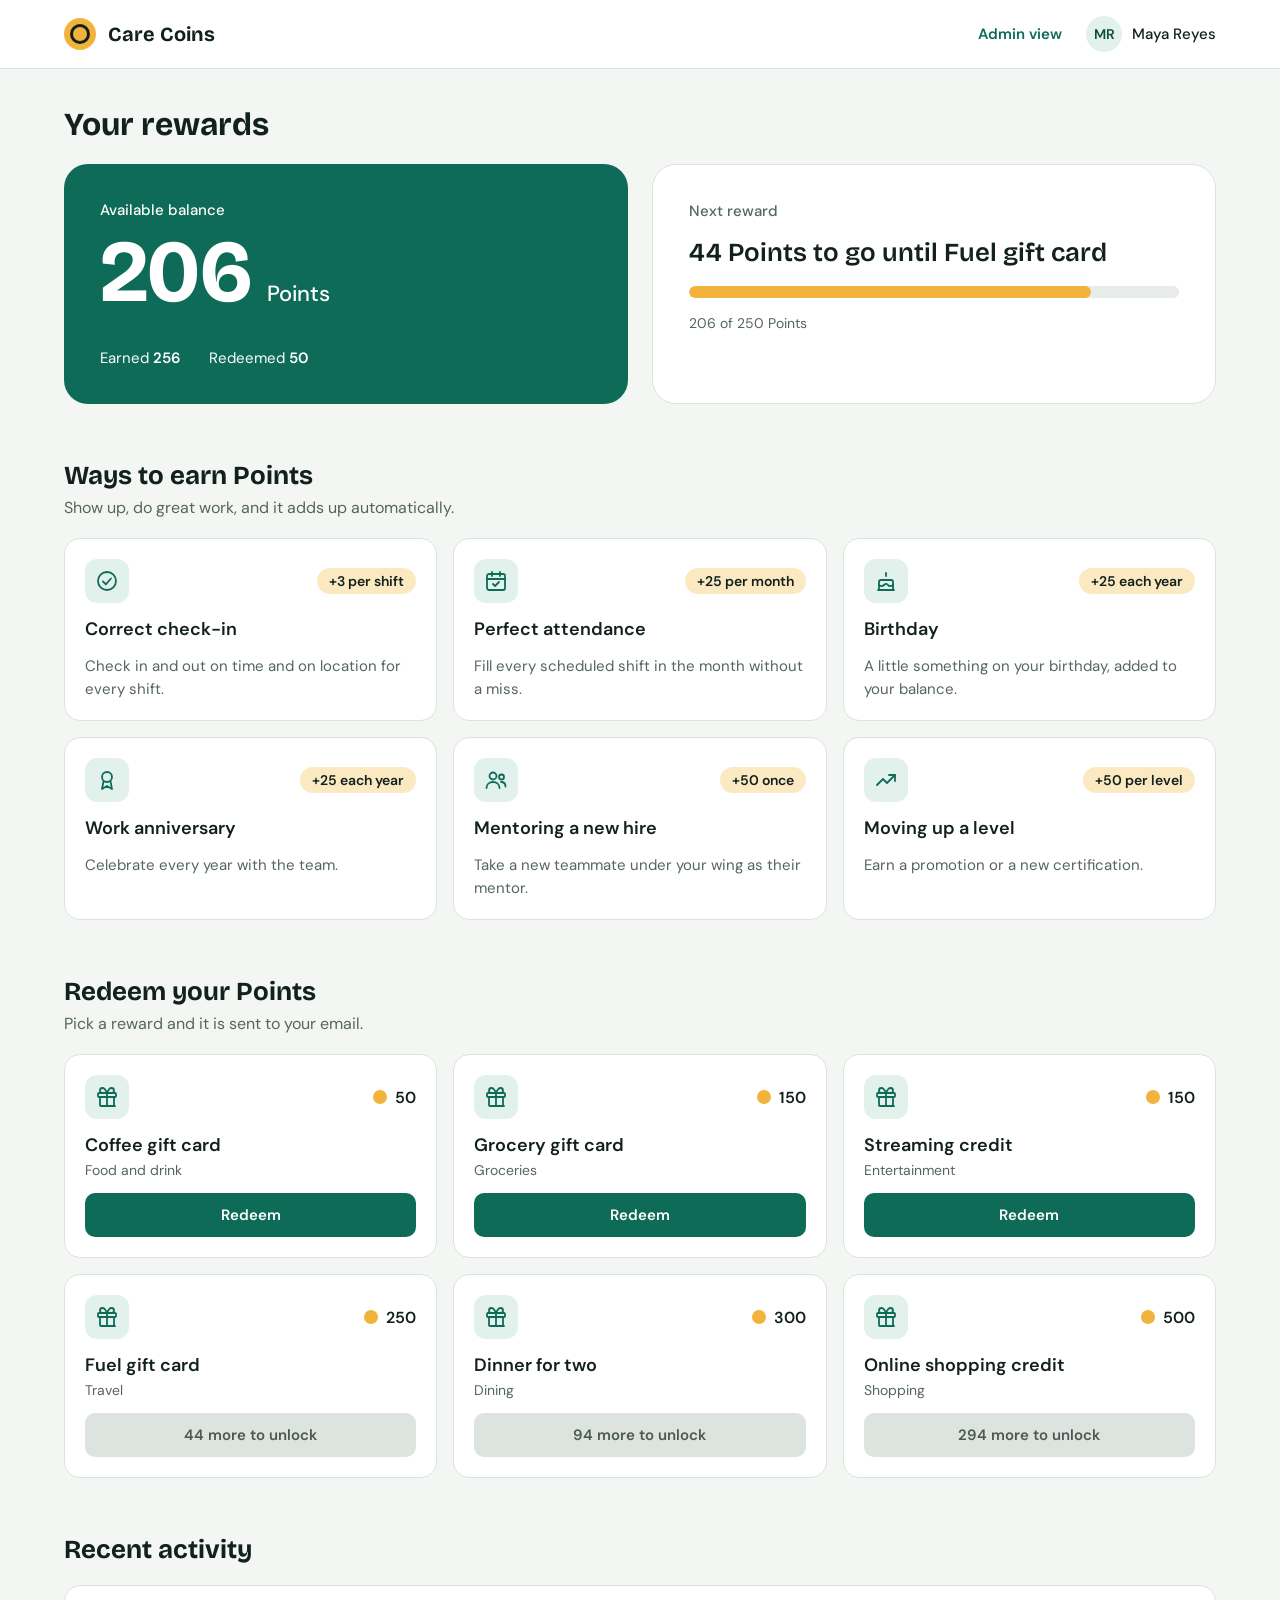
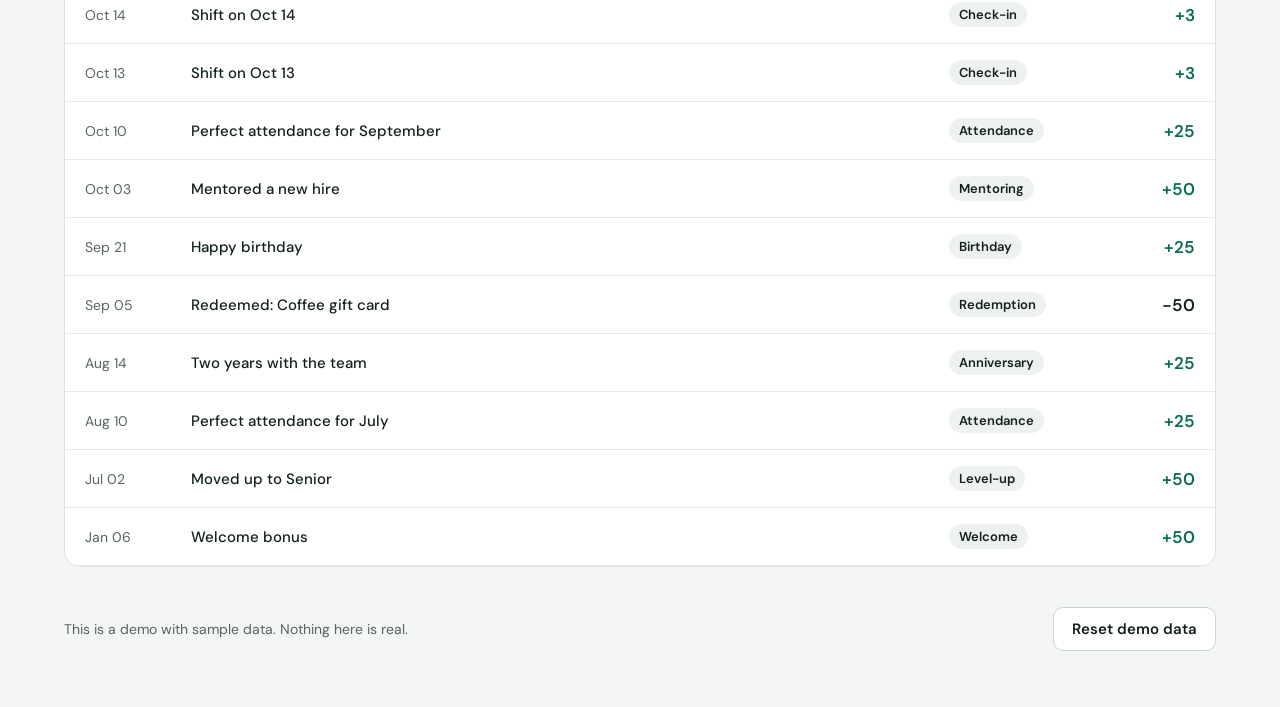
<file: index.html>
<!doctype html>
<html lang="en">
<head>
<meta charset="utf-8">
<meta name="viewport" content="width=device-width, initial-scale=1">
<title>Rewards</title>
<link href="https://fonts.googleapis.com/css2?family=Bricolage+Grotesque:opsz,wght@12..96,600;12..96,700&family=DM+Sans:wght@400;500;600&display=swap" rel="stylesheet">
<link rel="stylesheet" href="styles.css">
</head>
<body>

<header class="topbar">
<div class="wrap topbar-inner">
<div class="brand">
<div class="logo" aria-hidden="true"></div>
<div class="brand-name display"><span data-brand></span></div>
</div>
<nav class="nav">
<a class="nav-link" href="admin.html">Admin view</a>
<div class="persona">
<div class="avatar" aria-hidden="true">MR</div>
<div>Maya Reyes</div>
</div>
</nav>
</div>
</header>

<main>
<div class="wrap page-head">
<h1 class="display">Your rewards</h1>
<div class="hero">
<div class="balance-card">
<div class="balance-label">Available balance</div>
<div class="balance-row">
<div class="balance-num display" id="balance">0</div>
<div class="balance-unit" data-currency></div>
</div>
<div class="balance-foot">
<div>Earned <strong id="earned">0</strong></div>
<div>Redeemed <strong id="redeemed">0</strong></div>
</div>
</div>
<div class="progress-card">
<div class="progress-label">Next reward</div>
<div class="progress-title" id="nextTitle"></div>
<div class="bar" id="bar" role="progressbar" aria-label="Progress to next reward" aria-valuemin="0" aria-valuemax="100">
<div class="bar-fill" id="barFill"></div>
</div>
<div class="progress-note" id="progressNote"></div>
</div>
</div>
</div>

<section class="wrap section">
<h2 class="display">Ways to earn <span data-currency></span></h2>
<p class="lead">Show up, do great work, and it adds up automatically.</p>
<div class="grid">

<div class="card">
<div class="card-top">
<div class="icon-box"><svg width="24" height="24" viewBox="0 0 24 24" fill="none" stroke="currentColor" stroke-width="1.8" stroke-linecap="round" stroke-linejoin="round" aria-hidden="true"><circle cx="12" cy="12" r="9"/><path d="m8 12.5 2.8 2.8L16 9.5"/></svg></div>
<span class="badge">+3 per shift</span>
</div>
<h3>Correct check-in</h3>
<p>Check in and out on time and on location for every shift.</p>
</div>

<div class="card">
<div class="card-top">
<div class="icon-box"><svg width="24" height="24" viewBox="0 0 24 24" fill="none" stroke="currentColor" stroke-width="1.8" stroke-linecap="round" stroke-linejoin="round" aria-hidden="true"><rect x="3" y="5" width="18" height="16" rx="2"/><path d="M3 10h18M8 3v4M16 3v4"/><path d="m9 15 2 2 4-4"/></svg></div>
<span class="badge">+25 per month</span>
</div>
<h3>Perfect attendance</h3>
<p>Fill every scheduled shift in the month without a miss.</p>
</div>

<div class="card">
<div class="card-top">
<div class="icon-box"><svg width="24" height="24" viewBox="0 0 24 24" fill="none" stroke="currentColor" stroke-width="1.8" stroke-linecap="round" stroke-linejoin="round" aria-hidden="true"><path d="M4 21h16M5 21v-8a2 2 0 0 1 2-2h10a2 2 0 0 1 2 2v8"/><path d="M5 16c2 1.5 3.5 1.5 5 0s3-1.5 4 0 3 1.5 5 0"/><path d="M12 7V4"/></svg></div>
<span class="badge">+25 each year</span>
</div>
<h3>Birthday</h3>
<p>A little something on your birthday, added to your balance.</p>
</div>

<div class="card">
<div class="card-top">
<div class="icon-box"><svg width="24" height="24" viewBox="0 0 24 24" fill="none" stroke="currentColor" stroke-width="1.8" stroke-linecap="round" stroke-linejoin="round" aria-hidden="true"><circle cx="12" cy="9" r="5"/><path d="m8.5 13.5-1.5 7.5 5-3 5 3-1.5-7.5"/></svg></div>
<span class="badge">+25 each year</span>
</div>
<h3>Work anniversary</h3>
<p>Celebrate every year with the team.</p>
</div>

<div class="card">
<div class="card-top">
<div class="icon-box"><svg width="24" height="24" viewBox="0 0 24 24" fill="none" stroke="currentColor" stroke-width="1.8" stroke-linecap="round" stroke-linejoin="round" aria-hidden="true"><circle cx="9" cy="8" r="3.5"/><path d="M2.5 20c0-3.6 2.9-6 6.5-6s6.5 2.4 6.5 6"/><circle cx="17.5" cy="9" r="2.5"/><path d="M17 14c2.6 0 4.5 1.7 4.5 4.5"/></svg></div>
<span class="badge">+50 once</span>
</div>
<h3>Mentoring a new hire</h3>
<p>Take a new teammate under your wing as their mentor.</p>
</div>

<div class="card">
<div class="card-top">
<div class="icon-box"><svg width="24" height="24" viewBox="0 0 24 24" fill="none" stroke="currentColor" stroke-width="1.8" stroke-linecap="round" stroke-linejoin="round" aria-hidden="true"><path d="m3 17 6-6 4 4 8-8"/><path d="M15 7h6v6"/></svg></div>
<span class="badge">+50 per level</span>
</div>
<h3>Moving up a level</h3>
<p>Earn a promotion or a new certification.</p>
</div>

</div>
</section>

<section class="wrap section">
<h2 class="display">Redeem your <span data-currency></span></h2>
<p class="lead">Pick a reward and it is sent to your email.</p>
<div class="toast" id="toast" role="status" hidden>
<div id="toastText"></div>
<button class="btn btn-ghost btn-sm" id="toastDismiss" type="button">Dismiss</button>
</div>
<div class="grid" id="gifts"></div>
</section>

<section class="wrap section">
<h2 class="display" style="margin-bottom:20px">Recent activity</h2>
<div class="panel scroll-x">
<div class="table" id="activity"></div>
</div>
</section>
</main>

<footer class="wrap foot">
<div class="foot-note">This is a demo with sample data. Nothing here is real.</div>
<button class="btn btn-ghost" id="reset" type="button">Reset demo data</button>
</footer>

<script src="config.js"></script>
<script src="state.js"></script>
<script src="ui.js"></script>
<script src="member.js"></script>
</body>
</html>
</file>
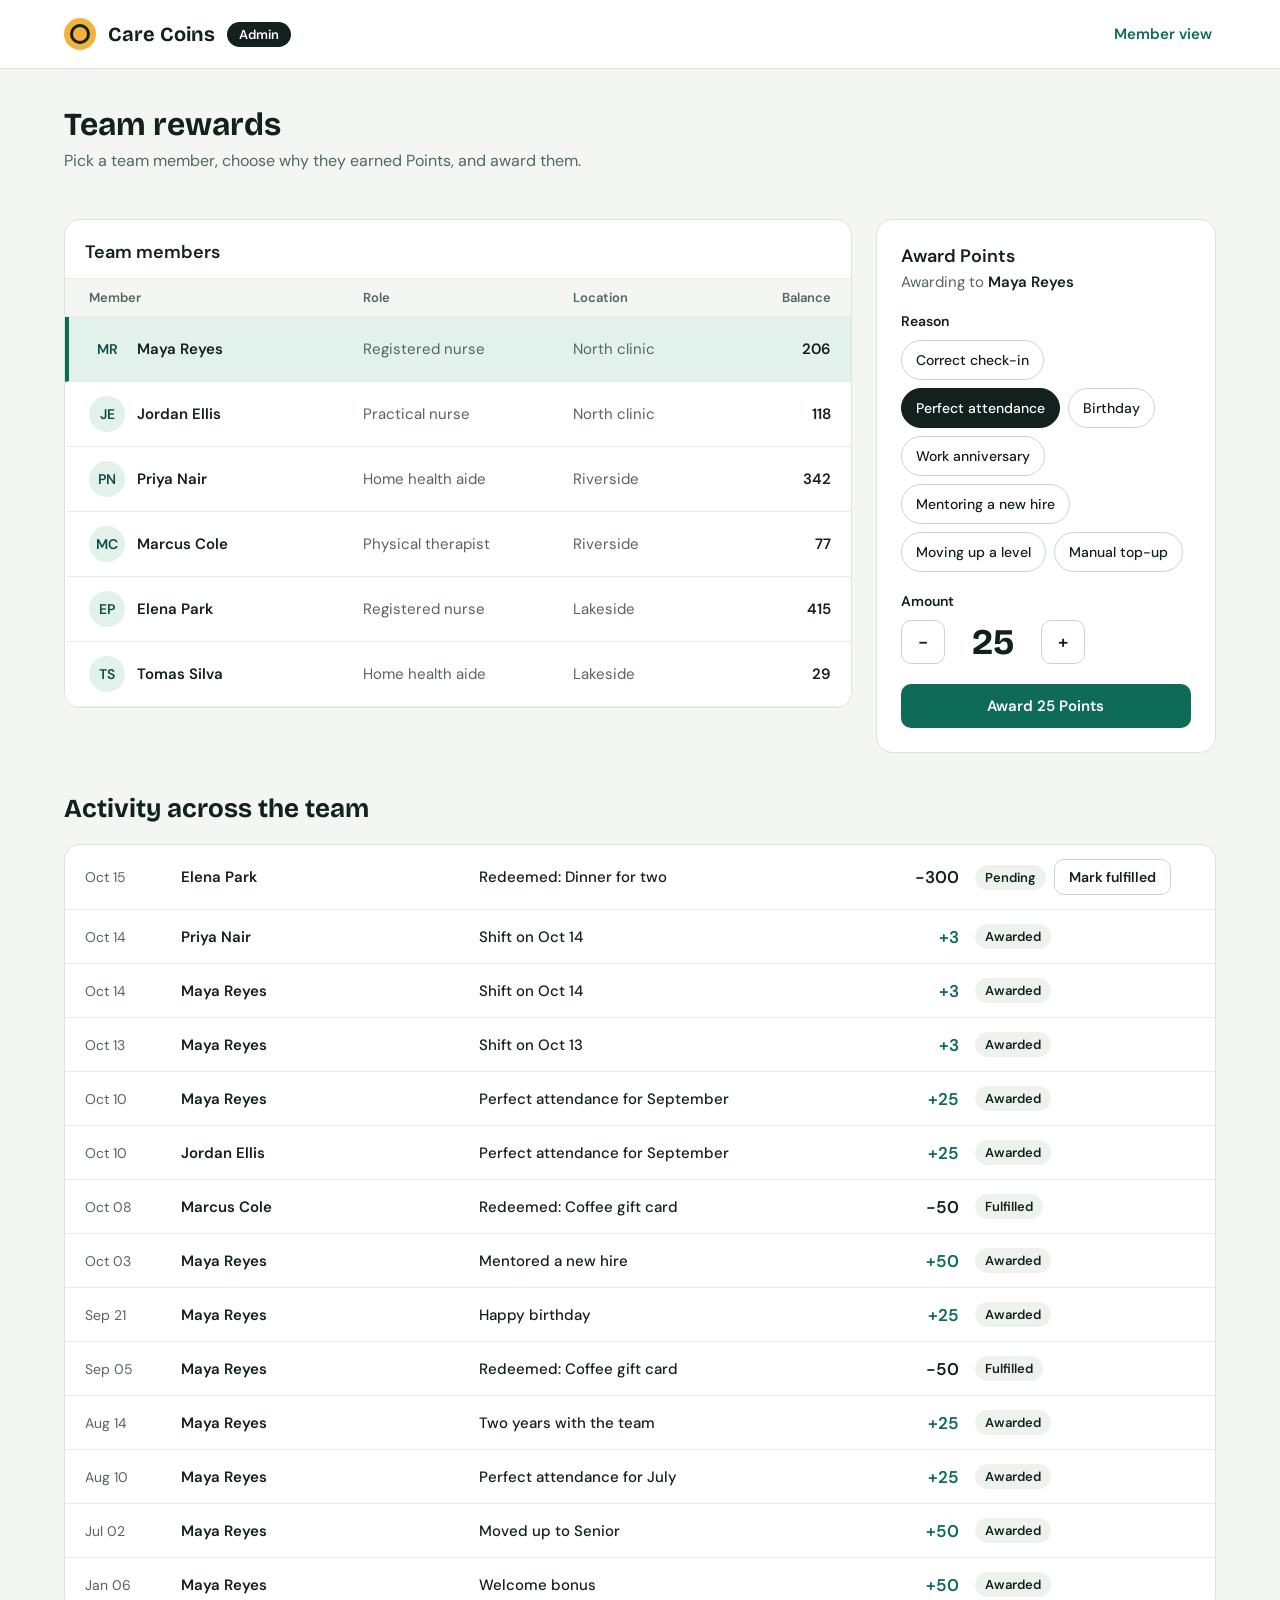
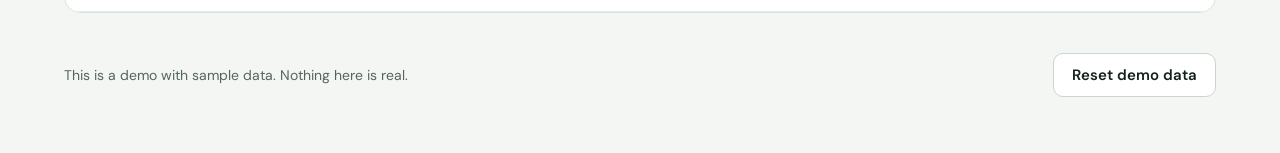
<file: admin.html>
<!doctype html>
<html lang="en">
<head>
<meta charset="utf-8">
<meta name="viewport" content="width=device-width, initial-scale=1">
<title>Admin: award points</title>
<link href="https://fonts.googleapis.com/css2?family=Bricolage+Grotesque:opsz,wght@12..96,600;12..96,700&family=DM+Sans:wght@400;500;600&display=swap" rel="stylesheet">
<link rel="stylesheet" href="styles.css">
</head>
<body>

<header class="topbar">
<div class="wrap topbar-inner">
<div class="brand">
<div class="logo" aria-hidden="true"></div>
<div class="brand-name display"><span data-brand></span></div>
<span class="badge-admin">Admin</span>
</div>
<nav class="nav">
<a class="nav-link" href="index.html">Member view</a>
</nav>
</div>
</header>

<main>
<div class="wrap page-head">
<h1 class="display">Team rewards</h1>
<p class="lead" style="margin-bottom:0">Pick a team member, choose why they earned <span data-currency></span>, and award them.</p>
</div>

<div class="wrap" style="padding-top:20px">
<div class="toast" id="toast" role="status" hidden style="margin-bottom:0">
<div id="toastText"></div>
<button class="btn btn-ghost btn-sm" id="toastDismiss" type="button">Dismiss</button>
</div>
</div>

<div class="wrap admin-layout">
<div class="panel members-panel">
<h2>Team members</h2>
<div class="scroll-x">
<div class="members-table">
<div class="member-head">
<div>Member</div>
<div>Role</div>
<div>Location</div>
<div class="right">Balance</div>
</div>
<div id="members"></div>
</div>
</div>
</div>

<div class="panel award-panel">
<div>
<h2>Award <span data-currency></span></h2>
<div class="award-to">Awarding to <strong id="awardTo"></strong></div>
</div>
<div>
<div class="field-label">Reason</div>
<div class="chips" id="reasons"></div>
</div>
<div>
<div class="field-label">Amount</div>
<div class="stepper">
<button class="step" id="dec" type="button" aria-label="Decrease amount by 5">&#8722;</button>
<div class="stepper-value display" id="amount" aria-live="polite">25</div>
<button class="step" id="inc" type="button" aria-label="Increase amount by 5">+</button>
</div>
</div>
<button class="btn btn-primary btn-block" id="award" type="button"></button>
</div>
</div>

<section class="wrap section" style="padding-top:40px">
<h2 class="display" style="margin-bottom:20px">Activity across the team</h2>
<div class="panel scroll-x">
<div class="log-table" id="log"></div>
</div>
</section>
</main>

<footer class="wrap foot">
<div class="foot-note">This is a demo with sample data. Nothing here is real.</div>
<button class="btn btn-ghost" id="reset" type="button">Reset demo data</button>
</footer>

<script src="config.js"></script>
<script src="state.js"></script>
<script src="ui.js"></script>
<script src="admin.js"></script>
</body>
</html>
</file>
<file: styles.css>
:root {
  --accent: #0e6b57;
  --ink: #12211d;
  --muted: #55655f;
  --line: #dce3de;
  --row-line: #e7ece8;
  --bg: #f4f6f3;
  --tint: #e3f1ec;
  --gold: #f2b33d;
  --gold-soft: #fbe9c2;
  --pill: #eef2ef;
}

* { box-sizing: border-box; }
body { margin: 0; background: var(--bg); font-family: 'DM Sans', system-ui, sans-serif; color: var(--ink); }
a { color: var(--accent); }
a:hover { filter: brightness(0.8); }
button { font-family: inherit; cursor: pointer; }
button:focus-visible, a:focus-visible { outline: 3px solid var(--gold); outline-offset: 2px; }
h1, h2, h3 { margin: 0; }
p { margin: 0; }

.display { font-family: 'Bricolage Grotesque', sans-serif; font-weight: 700; }
.wrap { max-width: 1200px; margin: 0 auto; padding: 0 24px; }
.section { padding-top: 56px; }
.section h2 { font-size: 26px; margin-bottom: 6px; }
.lead { font-size: 16px; color: var(--muted); margin-bottom: 20px; }

/* Buttons */
.btn { border: 0; border-radius: 10px; height: 44px; padding: 0 18px; font-size: 15px; font-weight: 600; color: #fff; }
.btn:hover { filter: brightness(0.92); }
.btn-primary { background: var(--accent); }
.btn-ghost { background: #fff; color: var(--ink); border: 1px solid #cbd5cf; }
.btn-sm { height: 36px; padding: 0 14px; font-size: 14px; }
.btn-block { width: 100%; }
.btn:disabled { background: #dde3de; color: #4a5953; cursor: not-allowed; filter: none; border: 0; }

/* Top bar */
.topbar { background: #fff; border-bottom: 1px solid var(--line); }
.topbar-inner { min-height: 68px; display: flex; flex-wrap: wrap; align-items: center; justify-content: space-between; gap: 12px; }
.brand { display: flex; align-items: center; gap: 12px; }
.logo { width: 32px; height: 32px; border-radius: 50%; background: var(--gold); display: flex; align-items: center; justify-content: center; }
.logo::after { content: ''; width: 14px; height: 14px; border-radius: 50%; border: 3px solid var(--ink); }
.brand-name { font-size: 20px; }
.badge-admin { font-size: 13px; font-weight: 600; background: var(--ink); color: #fff; border-radius: 999px; padding: 4px 12px; }
.nav { display: flex; align-items: center; gap: 20px; }
.nav-link { font-size: 15px; font-weight: 600; text-decoration: none; padding: 10px 4px; }
.persona { display: flex; align-items: center; gap: 10px; font-size: 15px; font-weight: 500; }
.avatar { width: 36px; height: 36px; border-radius: 50%; background: var(--tint); color: #0a4f40; font-weight: 600; font-size: 14px; display: flex; align-items: center; justify-content: center; flex-shrink: 0; }

/* Page header */
.page-head { padding-top: 36px; }
.page-head h1 { font-size: 32px; margin-bottom: 6px; }

/* Hero */
.hero { display: flex; flex-wrap: wrap; gap: 24px; margin-top: 20px; }
.hero > * { flex: 1 1 420px; border-radius: 24px; padding: 36px; min-height: 240px; }
.balance-card { background: var(--accent); color: #fff; display: flex; flex-direction: column; gap: 8px; }
.balance-label { font-size: 15px; font-weight: 500; }
.balance-row { display: flex; align-items: baseline; gap: 14px; flex-wrap: wrap; }
.balance-num { font-size: 88px; line-height: 1; }
.balance-unit { font-size: 22px; font-weight: 500; }
.balance-foot { margin-top: auto; display: flex; gap: 28px; flex-wrap: wrap; font-size: 15px; }
.balance-foot strong { font-weight: 600; }
.progress-card { background: #fff; border: 1px solid var(--line); display: flex; flex-direction: column; gap: 16px; }
.progress-label { font-size: 15px; font-weight: 500; color: var(--muted); }
.progress-title { font-family: 'Bricolage Grotesque', sans-serif; font-weight: 600; font-size: 26px; line-height: 1.25; }
.bar { height: 12px; background: var(--row-line); border-radius: 999px; overflow: hidden; }
.bar-fill { height: 12px; background: var(--gold); border-radius: 999px; }
.progress-note { font-size: 14px; color: var(--muted); }

/* Cards */
.grid { display: grid; grid-template-columns: repeat(auto-fit, minmax(300px, 1fr)); gap: 16px; }
.card { background: #fff; border: 1px solid var(--line); border-radius: 16px; padding: 20px; display: flex; flex-direction: column; gap: 14px; }
.card-top { display: flex; align-items: center; justify-content: space-between; gap: 12px; }
.icon-box { width: 44px; height: 44px; border-radius: 12px; background: var(--tint); color: var(--accent); display: flex; align-items: center; justify-content: center; }
.card h3 { font-size: 18px; font-weight: 600; }
.card p { font-size: 15px; line-height: 1.5; color: var(--muted); }
.tag { font-size: 14px; color: var(--muted); margin-top: 4px; }
.badge { font-size: 14px; font-weight: 600; background: var(--gold-soft); border-radius: 999px; padding: 4px 12px; }
.cost { display: flex; align-items: center; gap: 8px; font-size: 16px; font-weight: 600; }
.coin { width: 14px; height: 14px; border-radius: 50%; background: var(--gold); display: inline-block; }
.confirm { display: flex; flex-direction: column; gap: 10px; }
.confirm-text { font-size: 15px; font-weight: 500; }
.confirm-actions { display: flex; gap: 10px; }
.confirm-actions .btn { flex: 1 1 0; }

/* Toast */
.toast { display: flex; flex-wrap: wrap; align-items: center; justify-content: space-between; gap: 12px; background: var(--tint); border: 1px solid #b7dacb; border-radius: 12px; padding: 14px 16px; margin-bottom: 16px; font-size: 15px; font-weight: 500; }
.toast[hidden] { display: none; }

/* Lists */
.panel { background: #fff; border: 1px solid var(--line); border-radius: 16px; overflow: hidden; }
.scroll-x { overflow-x: auto; }
.table { min-width: 520px; }
.activity-row { display: grid; grid-template-columns: 90px minmax(0, 1fr) 150px 80px; gap: 16px; align-items: center; padding: 16px 20px; border-bottom: 1px solid var(--row-line); }
.date { font-size: 14px; color: var(--muted); }
.row-text { font-size: 15px; font-weight: 500; }
.pill { font-size: 13px; font-weight: 600; background: var(--pill); border-radius: 999px; padding: 4px 10px; display: inline-block; }
.amount { font-size: 17px; font-weight: 600; text-align: right; }
.amt-pos { color: #0b6b57; }
.amt-neg { color: var(--ink); }

/* Footer */
.foot { padding-top: 40px; padding-bottom: 56px; display: flex; flex-wrap: wrap; align-items: center; justify-content: space-between; gap: 12px; }
.foot-note { font-size: 14px; color: var(--muted); }

/* Admin */
.admin-layout { display: flex; flex-wrap: wrap; gap: 24px; align-items: flex-start; padding-top: 28px; }
.members-panel { flex: 999 1 560px; min-width: 0; }
.members-panel h2 { font-size: 18px; font-weight: 600; padding: 20px 20px 14px; margin: 0; }
.members-table { min-width: 560px; }
.member-head, .member { display: grid; grid-template-columns: minmax(0, 1.6fr) minmax(0, 1.2fr) minmax(0, 1fr) 80px; gap: 16px; align-items: center; }
.member-head { padding: 10px 20px 10px 24px; background: var(--bg); border-top: 1px solid var(--row-line); border-bottom: 1px solid var(--row-line); font-size: 13px; font-weight: 600; color: var(--muted); }
.member { width: 100%; text-align: left; background: #fff; border: 0; border-bottom: 1px solid var(--row-line); border-left: 4px solid transparent; padding: 14px 20px; font-size: 15px; color: var(--ink); }
.member:hover { background: var(--bg); }
.member.selected { background: var(--tint); border-left-color: var(--accent); }
.member-name { display: flex; align-items: center; gap: 12px; min-width: 0; font-weight: 600; }
.member-muted { color: var(--muted); }
.member-balance { text-align: right; font-weight: 600; }
.right { text-align: right; }
.award-panel { flex: 1 1 340px; padding: 24px; display: flex; flex-direction: column; gap: 20px; overflow: visible; }
.award-panel h2 { font-size: 18px; font-weight: 600; margin-bottom: 4px; }
.award-to { font-size: 15px; color: var(--muted); }
.award-to strong { color: var(--ink); font-weight: 600; }
.field-label { font-size: 14px; font-weight: 600; margin-bottom: 10px; }
.chips { display: flex; flex-wrap: wrap; gap: 8px; }
.chip { border: 1px solid #cbd5cf; background: #fff; color: var(--ink); border-radius: 999px; padding: 0 14px; height: 40px; font-size: 14px; font-weight: 500; }
.chip:hover { background: var(--bg); }
.chip[aria-pressed='true'] { background: var(--ink); border-color: var(--ink); color: #fff; }
.stepper { display: flex; align-items: center; gap: 12px; }
.step { width: 44px; height: 44px; border-radius: 10px; border: 1px solid #cbd5cf; background: #fff; color: var(--ink); font-size: 18px; font-weight: 600; }
.step:hover { background: var(--bg); }
.stepper-value { min-width: 72px; text-align: center; font-size: 36px; }
.log-row { display: grid; grid-template-columns: 80px minmax(0, 1fr) minmax(0, 1.4fr) 70px 220px; gap: 16px; align-items: center; padding: 14px 20px; border-bottom: 1px solid var(--row-line); }
.log-who { font-size: 15px; font-weight: 600; }
.log-status { display: flex; align-items: center; gap: 8px; }
.log-table { min-width: 760px; }
</file>
